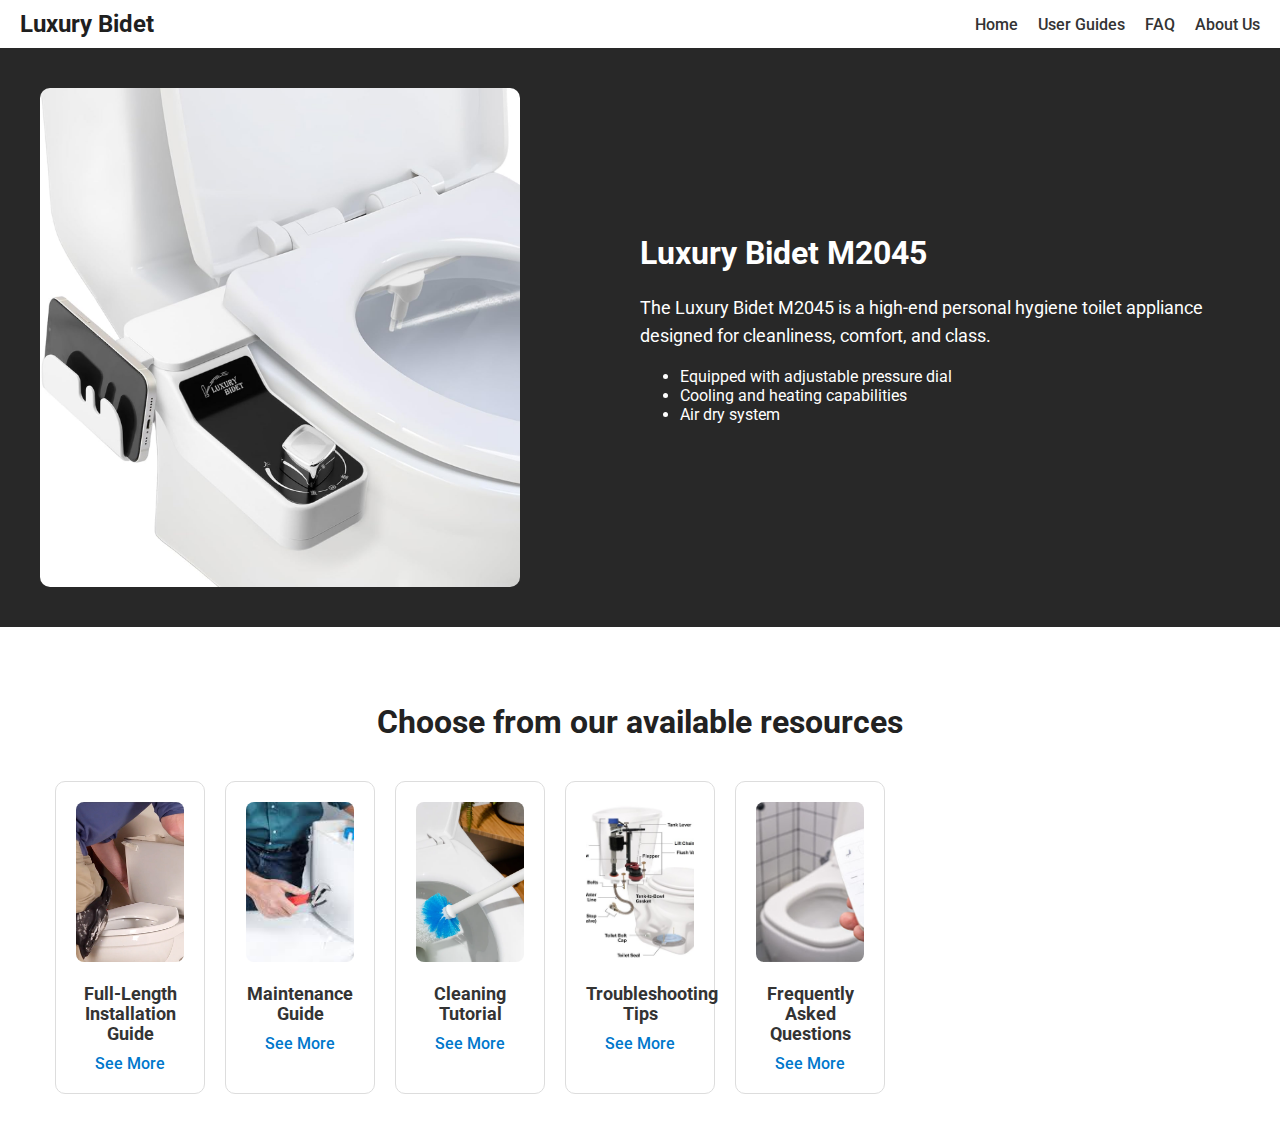
<file: index.html>
<!DOCTYPE html>
<html lang="en">
<head>
    <meta charset="UTF-8">
    <meta name="viewport" content="width=device-width, initial-scale=1.0">
    <title>Luxury Bidet</title>
    <link rel="preconnect" href="https://fonts.googleapis.com">
    <link rel="preconnect" href="https://fonts.gstatic.com" crossorigin>
    <link href="https://fonts.googleapis.com/css2?family=Roboto:ital,wght@0,100..900;1,100..900&display=swap" rel="stylesheet">
    <link rel="stylesheet" href="css/styles.css">
</head>

<body>
    <nav class="navbar">
        <div class="container">
          <div class="logo">
            <a href="index.html">Luxury Bidet</a>
          </div>
          <div class="main-menu">
            <ul>
              <li><a href="index.html">Home</a></li>
              <li><a href="userguides.html">User Guides</a></li>
              <li><a href="faq.html">FAQ</a></li>
              <li><a href="about.html">About Us</a></li>
            </ul>
          </div>
        </div>
    </nav>
      
    <section class = "productoverview">
        <img src="images/luxbidet.jpeg" alt="Luxury Bidet" class="bidet-img">
        <div class = "productoverview-text">
            <h1>Luxury Bidet M2045</h1>
            <p>The Luxury Bidet M2045 is a high-end personal hygiene toilet appliance designed for cleanliness, comfort, and class.</p>
            <ul>
                <li>Equipped with adjustable pressure dial</li>
                <li>Cooling and heating capabilities</li>
                <li>Air dry system</li>
            </ul>
        </div>
    </section>

    <section class="guides-section">
        <h2>Choose from our available resources</h2>
        <div class="guides-container">

            <div class="guide-card">
                <img src="images/installation-guide.jpg" alt="Installation guide">
                <h3>Full-Length Installation Guide</h3>
                <a href="#">See More</a>
            </div>

            <div class="guide-card">
                <img src="images/maintenance.jpeg" alt="Maintenance Guide">
                <h3>Maintenance Guide</h3>
                <a href="#">See More</a>
            </div>

            <div class="guide-card">
                <img src="images/cleaning.jpg" alt="Cleaning Tutorial">
                <h3>Cleaning Tutorial</h3>
                <a href="#">See More</a>
            </div>

            <div class="guide-card">
                <img src="images/troubleshooting.jpg" alt="Troubleshooting Tips">
                <h3>Troubleshooting Tips</h3>
                <a href="#">See More</a>
            </div>

            <div class="guide-card">
                <img src="images/faq.jpeg" alt="Frequently Asked Questions">
                <h3>Frequently Asked Questions</h3>
                <a href="#">See More</a>
            </div>
        
        </div>
    </section>
</body>
</html>
</file>
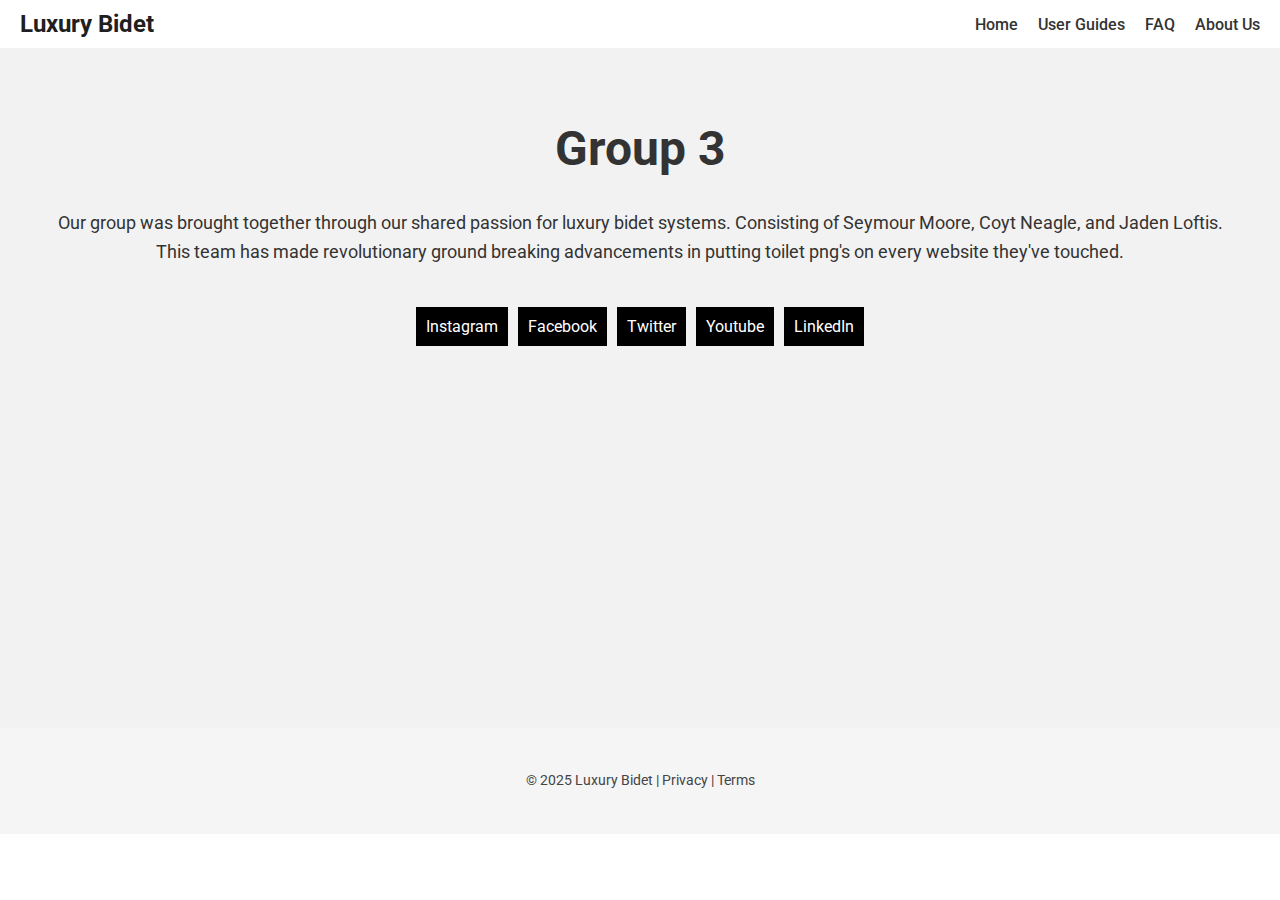
<file: about.html>
<!DOCTYPE html>
<html lang="en">
<head>
    <meta charset="UTF-8">
    <meta name="viewport" content="width=device-width, initial-scale=1.0">
    <title>Luxury Bidet</title>
    <link rel="preconnect" href="https://fonts.googleapis.com">
    <link rel="preconnect" href="https://fonts.gstatic.com" crossorigin>
    <link href="https://fonts.googleapis.com/css2?family=Roboto:ital,wght@0,100..900;1,100..900&display=swap" rel="stylesheet">
    <link rel="stylesheet" href="css/styles.css">
</head>

<body>
    <nav class="navbar">
        <div class="container">
          <div class="logo">
            <a href="index.html">Luxury Bidet</a>
          </div>
          <div class="main-menu">
            <ul>
              <li><a href="index.html">Home</a></li>
              <li><a href="userguides.html">User Guides</a></li>
              <li><a href="faq.html">FAQ</a></li>
              <li><a href="about.html">About Us</a></li>
            </ul>
          </div>
        </div>
    </nav>

    <div class="About">
        <div class="Group-Info">
            <h1>Group 3</h1>
            <p>Our group was brought together through our shared passion for luxury bidet systems. 
                Consisting of Seymour  Moore, Coyt Neagle, and Jaden Loftis. 
                This team has made revolutionary ground breaking advancements in putting 
                toilet png's on every website they've touched.</p>
        </div>
        <div class="Media">
          <ul class = "Media-list">
            <li class="Media-item">Instagram</li>
            <li class="Media-item">Facebook</li>
            <li class="Media-item">Twitter</li>
            <li class="Media-item">Youtube</li>
            <li class="Media-item">LinkedIn</li>
          </ul>
        </div>
    </div>
    <footer class="footer">
      <p>© 2025 Luxury Bidet | Privacy | Terms</p>
    </footer>
</body>
</html>
</file>
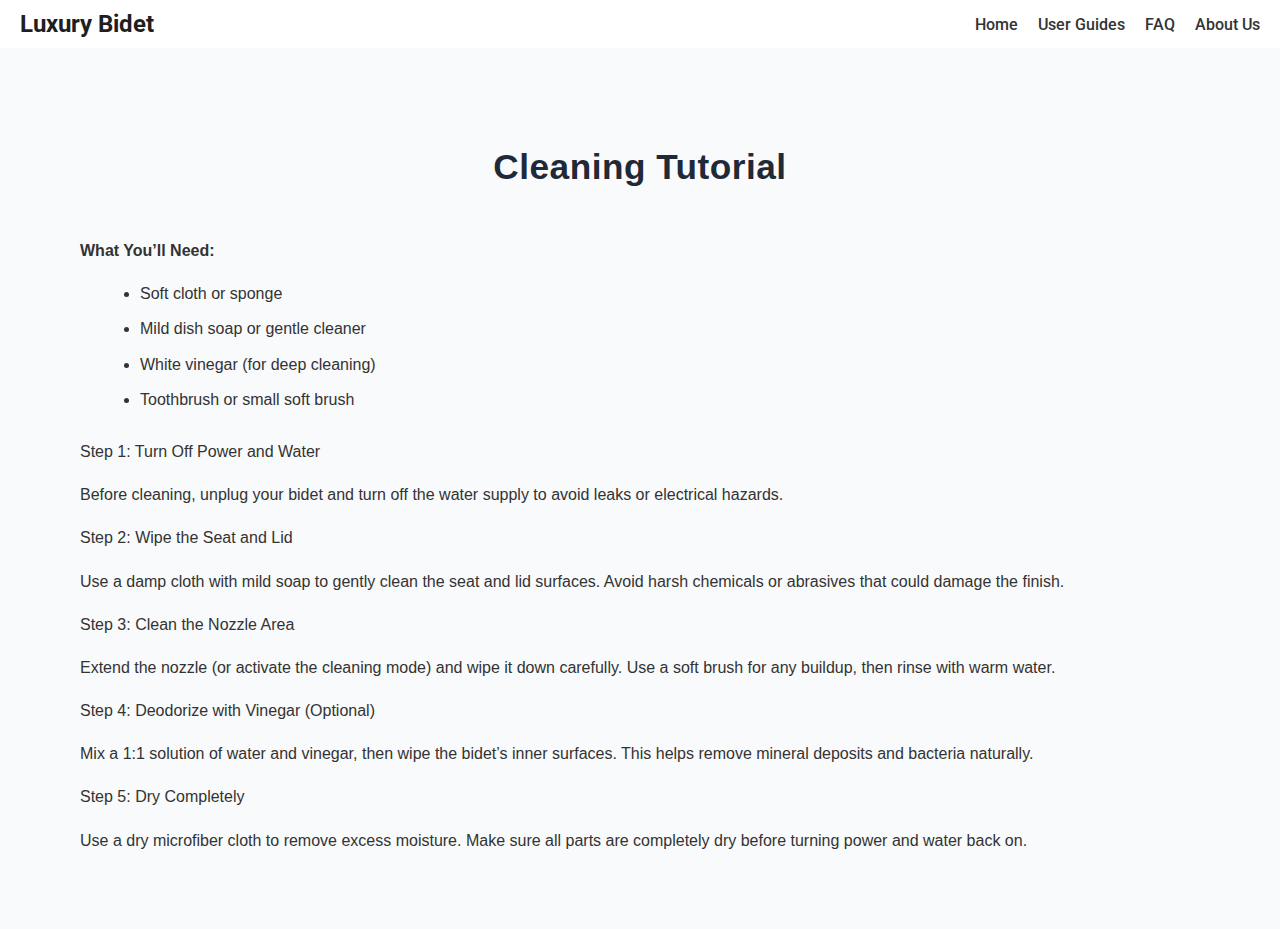
<file: cleaning.html>
<!DOCTYPE html>
<html lang="en">
<head>
  <meta charset="UTF-8">
  <meta name="viewport" content="width=device-width, initial-scale=1.0">
  <title>Luxury Bidet - Cleaning Tutorial</title>
  <link rel="preconnect" href="https://fonts.googleapis.com">
  <link rel="preconnect" href="https://fonts.gstatic.com" crossorigin>
  <link href="https://fonts.googleapis.com/css2?family=Roboto:ital,wght@0,100..900;1,100..900&display=swap" rel="stylesheet">
  <link rel="stylesheet" href="css/styles.css">
</head>

<body>
  <nav class="navbar">
    <div class="container">
      <div class="logo">
        <a href="index.html">Luxury Bidet</a>
      </div>
      <div class="main-menu">
        <ul>
          <li><a href="index.html">Home</a></li>
          <li><a href="userguides.html">User Guides</a></li>
          <li><a href="faq.html">FAQ</a></li>
          <li><a href="about.html">About Us</a></li>
        </ul>
      </div>
    </div>
  </nav>

  <section class="installation-section">
    <h2>Cleaning Tutorial</h2>

    <div class="tools-list">
      <p><strong>What You’ll Need:</strong></p>
      <ul>
        <li>Soft cloth or sponge</li>
        <li>Mild dish soap or gentle cleaner</li>
        <li>White vinegar (for deep cleaning)</li>
        <li>Toothbrush or small soft brush</li>
      </ul>
    </div>

    <div class="step">
      <p class="step-number">Step 1: Turn Off Power and Water</p>
      <p>Before cleaning, unplug your bidet and turn off the water supply to avoid leaks or electrical hazards.</p>
    </div>

    <div class="step">
      <p class="step-number">Step 2: Wipe the Seat and Lid</p>
      <p>Use a damp cloth with mild soap to gently clean the seat and lid surfaces. Avoid harsh chemicals or abrasives that could damage the finish.</p>
    </div>

    <div class="step">
      <p class="step-number">Step 3: Clean the Nozzle Area</p>
      <p>Extend the nozzle (or activate the cleaning mode) and wipe it down carefully. Use a soft brush for any buildup, then rinse with warm water.</p>
    </div>

    <div class="step">
      <p class="step-number">Step 4: Deodorize with Vinegar (Optional)</p>
      <p>Mix a 1:1 solution of water and vinegar, then wipe the bidet’s inner surfaces. This helps remove mineral deposits and bacteria naturally.</p>
    </div>

    <div class="step">
      <p class="step-number">Step 5: Dry Completely</p>
      <p>Use a dry microfiber cloth to remove excess moisture. Make sure all parts are completely dry before turning power and water back on.</p>
    </div>
  </section>
</body>
</html>
</file>
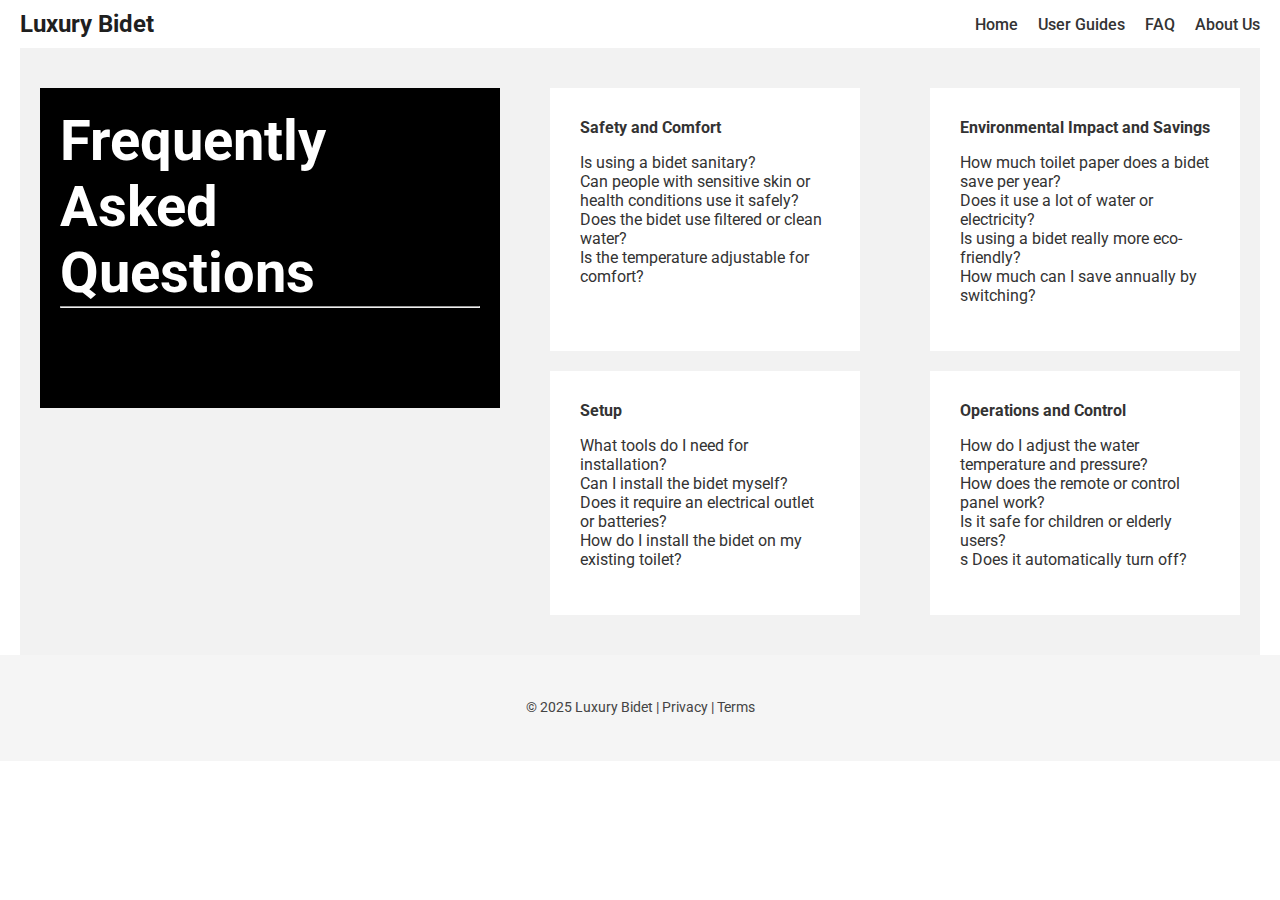
<file: faq.html>
<!DOCTYPE html>
<html lang="en">
<head>
    <meta charset="UTF-8">
    <meta name="viewport" content="width=device-width, initial-scale=1.0">
    <title>Luxury Bidet</title>
    <link rel="preconnect" href="https://fonts.googleapis.com">
    <link rel="preconnect" href="https://fonts.gstatic.com" crossorigin>
    <link href="https://fonts.googleapis.com/css2?family=Roboto:ital,wght@0,100..900;1,100..900&display=swap" rel="stylesheet">
    <link rel="stylesheet" href="css/styles.css">
</head>

<body>
    <nav class="navbar">
        <div class="container">
          <div class="logo">
            <a href="index.html">Luxury Bidet</a>
          </div>
          <div class="main-menu">
            <ul>
              <li><a href="index.html">Home</a></li>
              <li><a href="userguides.html">User Guides</a></li>
              <li><a href="faq.html">FAQ</a></li>
              <li><a href="about.html">About Us</a></li>
            </ul>
          </div>
        </div>
    </nav>

    <div class="FAQ-grid">

        <div class="FAQ-title">
            <h1>Frequently<br>Asked<br>Questions</h1>
            <hr class="FAQ-spaced">
        </div>

        <div class="grid-container">
            <div class="grid-item"><b>Safety and Comfort</b>
                <p>Is using a bidet sanitary?<br>
                Can people with sensitive skin or health conditions use it safely?<br>
                Does the bidet use filtered or clean water?<br>
                Is the temperature adjustable for comfort?</p>
            </div>
            <div class="grid-item"><b>Environmental Impact and Savings</b>
                <p>How much toilet paper does a bidet save per year?<br>
                Does it use a lot of water or electricity?<br>
                Is using a bidet really more eco-friendly?<br>
                How much can I save annually by switching?</p>
            </div>
            <div class="grid-item"><b>Setup</b>
                <p>What tools do I need for installation?<br>
                Can I install the bidet myself?<br>
                Does it require an electrical outlet or batteries?<br>
                How do I install the bidet on my existing toilet?</p>
            </div>
            <div class="grid-item"><b>Operations and Control</b>
                <p>How do I adjust the water temperature and pressure?<br>
                How does the remote or control panel work?<br>
                Is it safe for children or elderly users?<br>s
                Does it automatically turn off?</p>
            </div>
        </div>
    </div>

    <footer class="footer">
        <p>© 2025 Luxury Bidet | Privacy | Terms</p>
      </footer>
</body>
</html>
</file>
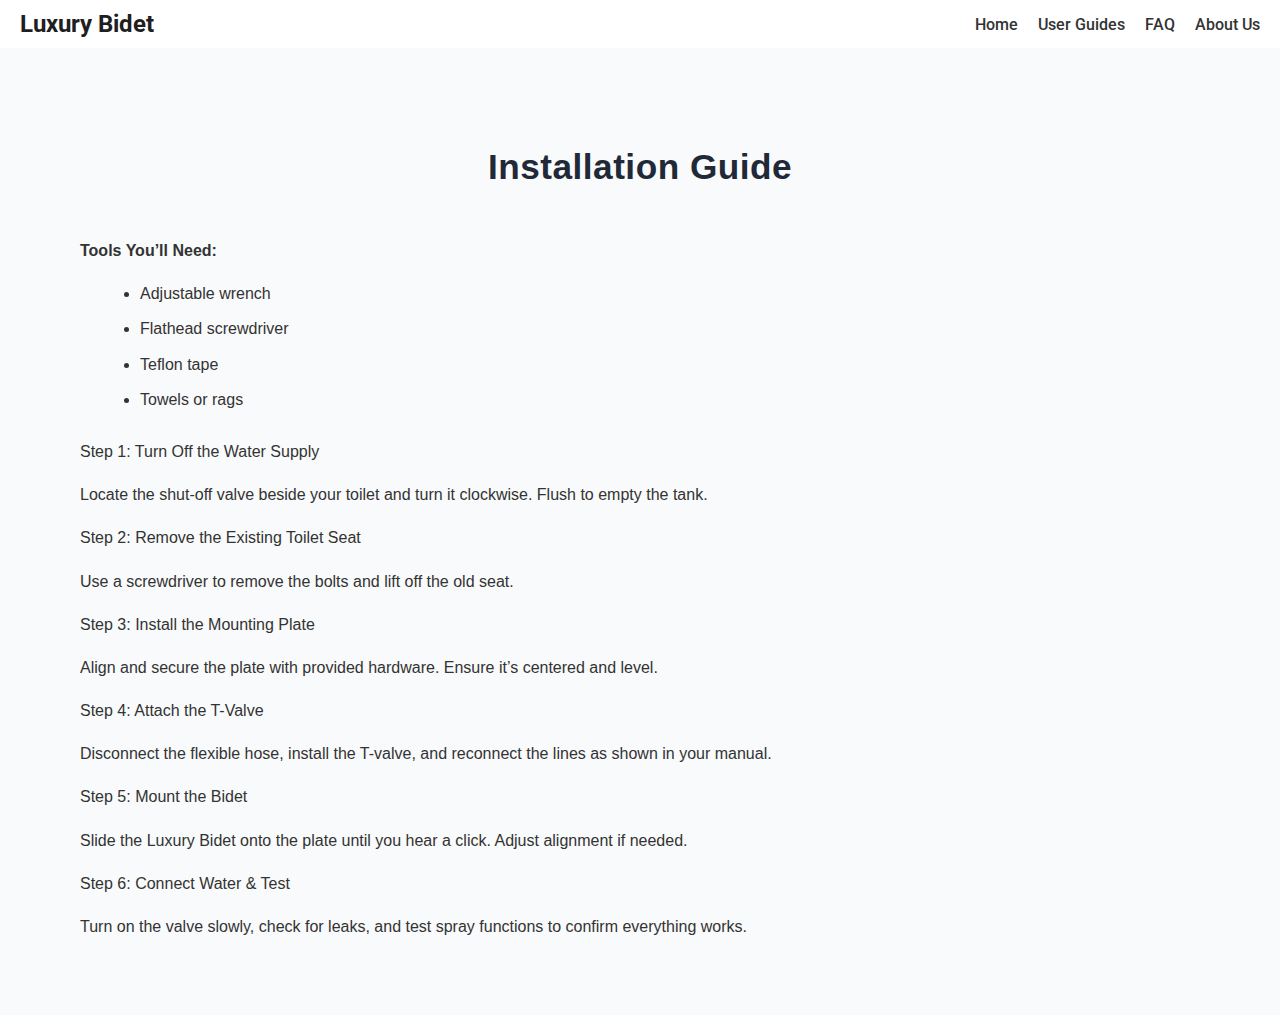
<file: installation.html>
<!DOCTYPE html>
<html lang="en">
<head>
    <meta charset="UTF-8">
    <meta name="viewport" content="width=device-width, initial-scale=1.0">
    <title>Luxury Bidet</title>
    <link rel="preconnect" href="https://fonts.googleapis.com">
    <link rel="preconnect" href="https://fonts.gstatic.com" crossorigin>
    <link href="https://fonts.googleapis.com/css2?family=Roboto:ital,wght@0,100..900;1,100..900&display=swap" rel="stylesheet">
    <link rel="stylesheet" href="css/styles.css">
</head>

<body>
    <nav class="navbar">
        <div class="container">
          <div class="logo">
            <a href="index.html">Luxury Bidet</a>
          </div>
          <div class="main-menu">
            <ul>
              <li><a href="index.html">Home</a></li>
              <li><a href="userguides.html">User Guides</a></li>
              <li><a href="faq.html">FAQ</a></li>
              <li><a href="about.html">About Us</a></li>
            </ul>
          </div>
        </div>
    </nav>

    <section class="installation-section">
        <h2>Installation Guide</h2>
      
        <div class="tools-list">
          <p><strong>Tools You’ll Need:</strong></p>
          <ul>
            <li>Adjustable wrench</li>
            <li>Flathead screwdriver</li>
            <li>Teflon tape</li>
            <li>Towels or rags</li>
          </ul>
        </div>
      
        <div class="step">
          <p class="step-number">Step 1: Turn Off the Water Supply</p>
          <p>Locate the shut-off valve beside your toilet and turn it clockwise. Flush to empty the tank.</p>
        </div>
      
        <div class="step">
          <p class="step-number">Step 2: Remove the Existing Toilet Seat</p>
          <p>Use a screwdriver to remove the bolts and lift off the old seat.</p>
        </div>
      
        <div class="step">
          <p class="step-number">Step 3: Install the Mounting Plate</p>
          <p>Align and secure the plate with provided hardware. Ensure it’s centered and level.</p>
        </div>
      
        <div class="step">
          <p class="step-number">Step 4: Attach the T-Valve</p>
          <p>Disconnect the flexible hose, install the T-valve, and reconnect the lines as shown in your manual.</p>
        </div>
      
        <div class="step">
          <p class="step-number">Step 5: Mount the Bidet</p>
          <p>Slide the Luxury Bidet onto the plate until you hear a click. Adjust alignment if needed.</p>
        </div>
      
        <div class="step">
          <p class="step-number">Step 6: Connect Water & Test</p>
          <p>Turn on the valve slowly, check for leaks, and test spray functions to confirm everything works.</p>
        </div>
      </section>      
<head>
<html>
</file>
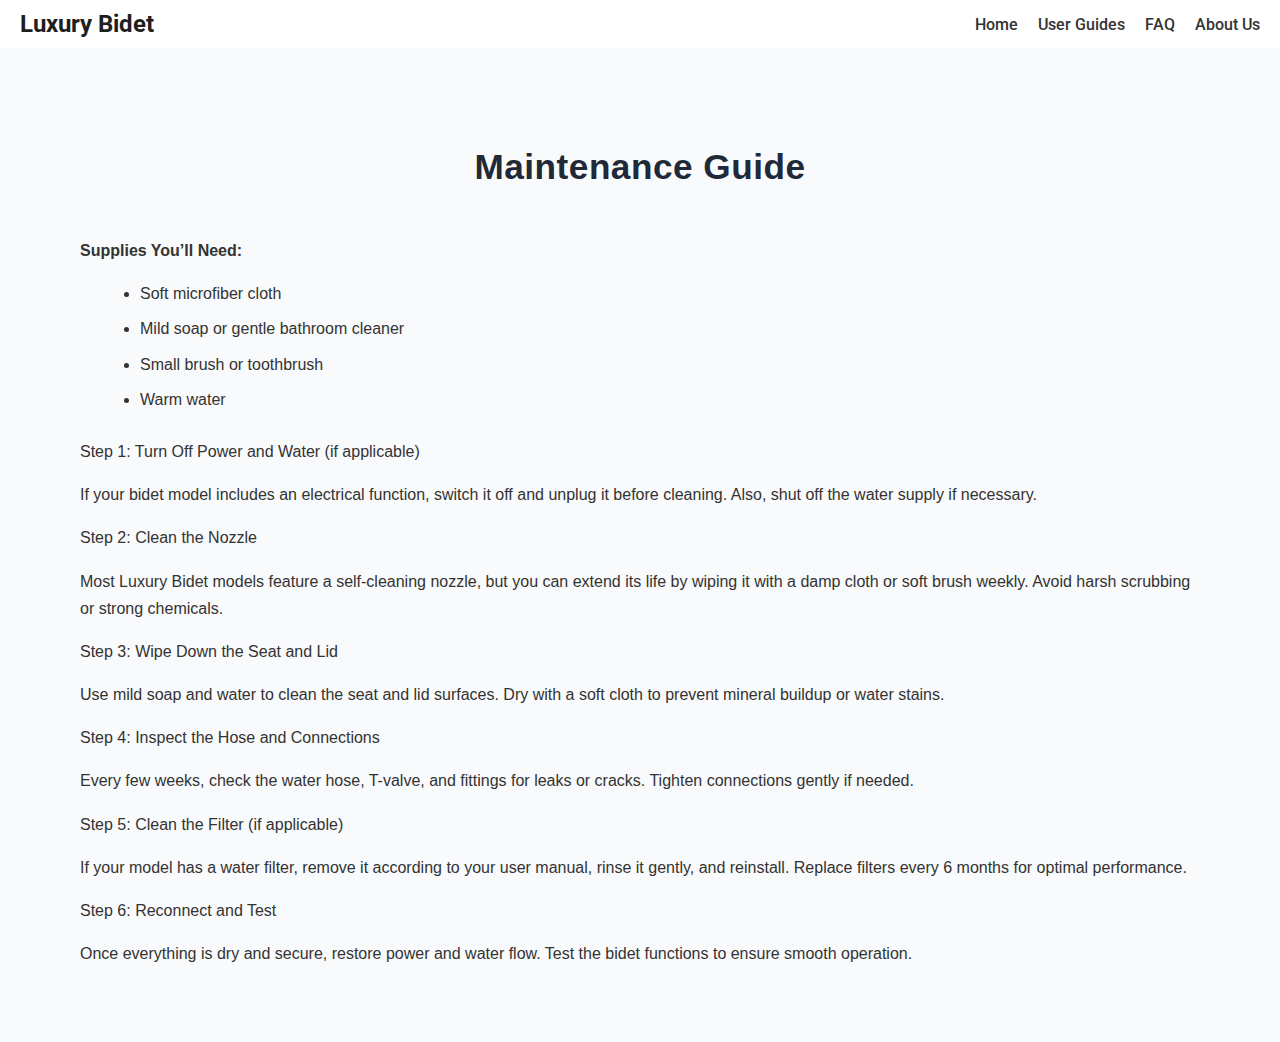
<file: maintenance.html>
<!DOCTYPE html>
<html lang="en">
<head>
  <meta charset="UTF-8">
  <meta name="viewport" content="width=device-width, initial-scale=1.0">
  <title>Luxury Bidet - Maintenance Guide</title>
  <link rel="preconnect" href="https://fonts.googleapis.com">
  <link rel="preconnect" href="https://fonts.gstatic.com" crossorigin>
  <link href="https://fonts.googleapis.com/css2?family=Roboto:ital,wght@0,100..900;1,100..900&display=swap" rel="stylesheet">
  <link rel="stylesheet" href="css/styles.css">
</head>

<body>
  <nav class="navbar">
    <div class="container">
      <div class="logo">
        <a href="index.html">Luxury Bidet</a>
      </div>
      <div class="main-menu">
        <ul>
          <li><a href="index.html">Home</a></li>
          <li><a href="userguides.html">User Guides</a></li>
          <li><a href="faq.html">FAQ</a></li>
          <li><a href="about.html">About Us</a></li>
        </ul>
      </div>
    </div>
  </nav>

  <section class="installation-section">
    <h2>Maintenance Guide</h2>

    <div class="tools-list">
      <p><strong>Supplies You’ll Need:</strong></p>
      <ul>
        <li>Soft microfiber cloth</li>
        <li>Mild soap or gentle bathroom cleaner</li>
        <li>Small brush or toothbrush</li>
        <li>Warm water</li>
      </ul>
    </div>

    <div class="step">
      <p class="step-number">Step 1: Turn Off Power and Water (if applicable)</p>
      <p>If your bidet model includes an electrical function, switch it off and unplug it before cleaning. Also, shut off the water supply if necessary.</p>
    </div>

    <div class="step">
      <p class="step-number">Step 2: Clean the Nozzle</p>
      <p>Most Luxury Bidet models feature a self-cleaning nozzle, but you can extend its life by wiping it with a damp cloth or soft brush weekly. Avoid harsh scrubbing or strong chemicals.</p>
    </div>

    <div class="step">
      <p class="step-number">Step 3: Wipe Down the Seat and Lid</p>
      <p>Use mild soap and water to clean the seat and lid surfaces. Dry with a soft cloth to prevent mineral buildup or water stains.</p>
    </div>

    <div class="step">
      <p class="step-number">Step 4: Inspect the Hose and Connections</p>
      <p>Every few weeks, check the water hose, T-valve, and fittings for leaks or cracks. Tighten connections gently if needed.</p>
    </div>

    <div class="step">
      <p class="step-number">Step 5: Clean the Filter (if applicable)</p>
      <p>If your model has a water filter, remove it according to your user manual, rinse it gently, and reinstall. Replace filters every 6 months for optimal performance.</p>
    </div>

    <div class="step">
      <p class="step-number">Step 6: Reconnect and Test</p>
      <p>Once everything is dry and secure, restore power and water flow. Test the bidet functions to ensure smooth operation.</p>
    </div>
  </section>
</body>
</html>
</file>
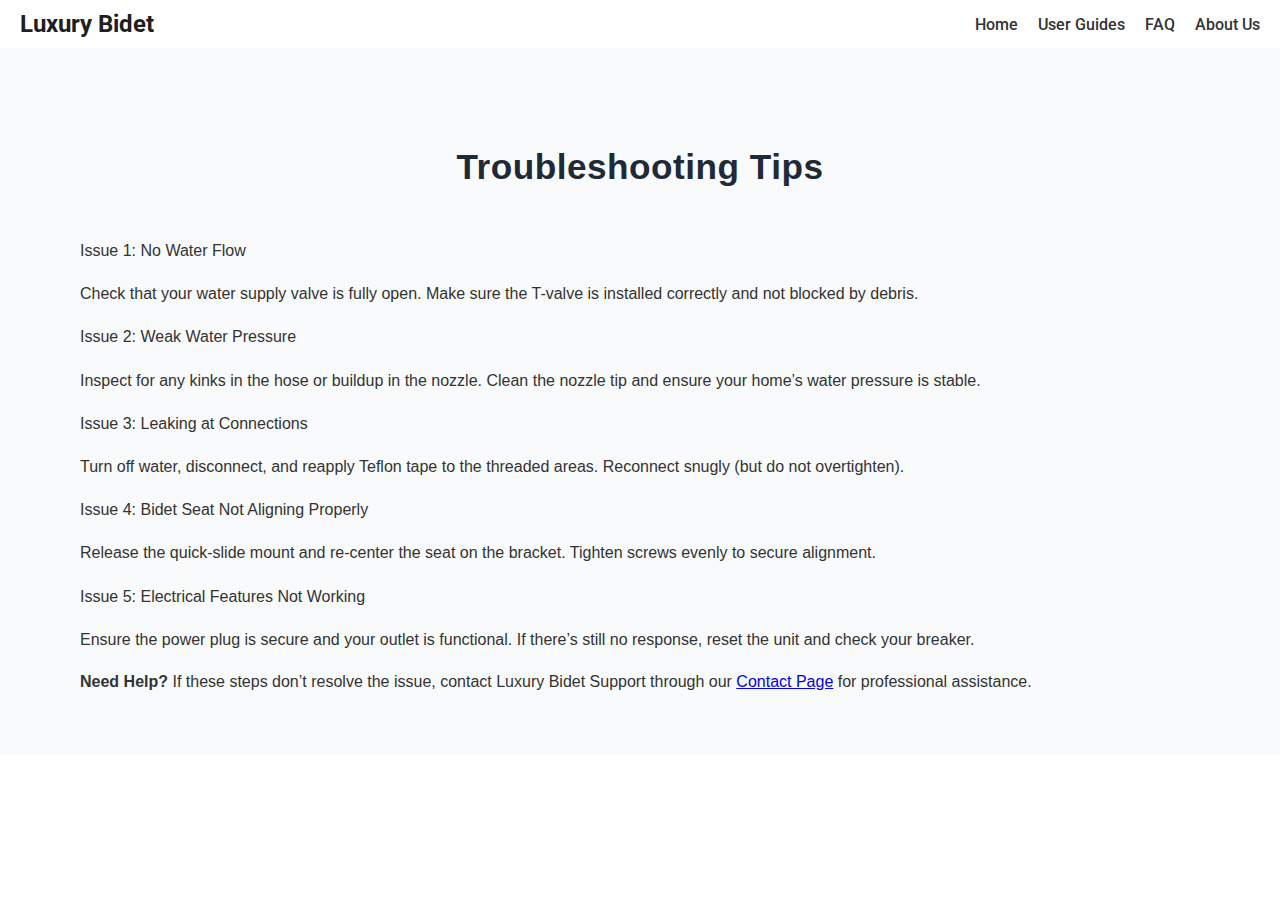
<file: troubleshooting.html>
<!DOCTYPE html>
<html lang="en">
<head>
  <meta charset="UTF-8">
  <meta name="viewport" content="width=device-width, initial-scale=1.0">
  <title>Luxury Bidet - Troubleshooting Tips</title>
  <link rel="preconnect" href="https://fonts.googleapis.com">
  <link rel="preconnect" href="https://fonts.gstatic.com" crossorigin>
  <link href="https://fonts.googleapis.com/css2?family=Roboto:ital,wght@0,100..900;1,100..900&display=swap" rel="stylesheet">
  <link rel="stylesheet" href="css/styles.css">
</head>

<body>
  <nav class="navbar">
    <div class="container">
      <div class="logo">
        <a href="index.html">Luxury Bidet</a>
      </div>
      <div class="main-menu">
        <ul>
          <li><a href="index.html">Home</a></li>
          <li><a href="userguides.html">User Guides</a></li>
          <li><a href="faq.html">FAQ</a></li>
          <li><a href="about.html">About Us</a></li>
        </ul>
      </div>
    </div>
  </nav>

  <section class="installation-section">
    <h2>Troubleshooting Tips</h2>

    <div class="step">
      <p class="step-number">Issue 1: No Water Flow</p>
      <p>Check that your water supply valve is fully open. Make sure the T-valve is installed correctly and not blocked by debris.</p>
    </div>

    <div class="step">
      <p class="step-number">Issue 2: Weak Water Pressure</p>
      <p>Inspect for any kinks in the hose or buildup in the nozzle. Clean the nozzle tip and ensure your home’s water pressure is stable.</p>
    </div>

    <div class="step">
      <p class="step-number">Issue 3: Leaking at Connections</p>
      <p>Turn off water, disconnect, and reapply Teflon tape to the threaded areas. Reconnect snugly (but do not overtighten).</p>
    </div>

    <div class="step">
      <p class="step-number">Issue 4: Bidet Seat Not Aligning Properly</p>
      <p>Release the quick-slide mount and re-center the seat on the bracket. Tighten screws evenly to secure alignment.</p>
    </div>

    <div class="step">
      <p class="step-number">Issue 5: Electrical Features Not Working</p>
      <p>Ensure the power plug is secure and your outlet is functional. If there’s still no response, reset the unit and check your breaker.</p>
    </div>

    <div class="note">
    <strong>Need Help?</strong> If these steps don’t resolve the issue, contact Luxury Bidet Support through our <a href="about.html">Contact Page</a> for professional assistance.
    </div>
  </section>
</body>
</html>
</file>
<file: css/styles.css>
body {
    font-family: 'Roboto', sans-serif;
        margin: 0;
        padding: 0;
        color: #333;
}

/* Navbar */
.navbar {
    background-color: #ffffff;
    padding: 10px 20px;
}

.navbar .container {
    display: flex;
    justify-content: space-between;
    align-items: center;
}
    
.navbar .logo a {
    text-decoration: none;
    font-size: 1.5em;
    font-weight: 700;
    color: #1f1f1f;
}
    
.navbar ul {
    list-style: none;
    display: flex;
    gap: 20px;
    margin: 0;
    padding: 0;
}
    
.navbar ul li a {
    text-decoration: none;
    color: #333;
    font-weight: 500;
}
    
/* Product Overview (image + text) */
.productoverview {
    display: flex;
    align-items: center;
    justify-content: space-between;
    padding: 40px;
    background-color: #282828;
}
    
.bidet-img {
    width: 40%;
    height: auto;
    border-radius: 10px;
}
    
.productoverview-text {
    width: 50%;
    padding-left: 30px;
    color: #ffffff;
}
    
.productoverview-text h1 {
    margin-top: 0;
    font-size: 2em;
    color: #ffffff;
}
    
.productoverview-text p {
    line-height: 1.6;
    font-size: 1.1em;
    color: #ffffff;
}
    
.productoverview-text h2 {
    font-size: 1.8em;
    margin-bottom: 15px;
}
    
.productoverview-text ul {
    list-style: disc;
}

/* Index page User Guides Section */
.guides-section {
    padding: 50px 40px;
    background-color: #fff;
    text-align: center;
  }
  
.guides-section h2 {
    font-size: 2em;
    margin-bottom: 40px;
    color: #222;
}
  
.guides-container {
    display: grid;
    grid-template-columns: repeat(auto-fill, 150px);
    gap: 20px;
    justify-content: center;
}
  
.guide-card {
    background-color: #fff;
    border: 1px solid #ddd;
    border-radius: 10px;
    padding: 20px;
    max-width: 150px;
}
  
.guide-card img {
    width: 100%;
    height: 160px;
    object-fit: cover;
    border-radius: 8px;
}
  
.guide-card h3 {
    font-size: 1.1em;
    color: #333;
    margin-bottom: 10px;
}
  
.guide-card a {
    text-decoration: none;
    color: #0077cc;
    font-weight: 500;
    transition: color 0.3s ease;
}

/* FAQ */
.FAQ-grid {
    width: 100%;
    max-width: 1200px;
    margin: 0 auto;
    display: flex;
    flex-wrap: wrap;
    align-items: flex-start;
    justify-content: space-between;
    padding: 40px 20px;
    background-color: #F2F2F2;
}

.FAQ-title {
    flex: 1 1 300px;
    width: 500px;
    background-color: black; 
    color: white;
    padding: 20px;
    text-align: left; 
}

.FAQ-title h1 {
    margin: 0;
    font-size: 3.5em;
}

.FAQ-spaced {
    margin-top: 0px;
    margin-bottom: 80px;
}

.grid-container {
  flex: 2 1 500px;
  display: grid;
  grid-template-columns: repeat(auto-fill, minmax(250px, 1fr));
  gap: 20px;
  margin-right: 0;
}

.grid-item {
    background-color: white;
    margin-left: 50px;
    padding: 30px;
    overflow: hidden;
    min-width: 225px;
}

.Learn-More {
  background-color: white;
  color: black;
  padding: 10px 20px;
  border: 1px solid black;
  border-radius: 5px;
  font-size: 16px;
  cursor: pointer;
  transition: background-color 0.3s ease;
  margin-bottom: 20px;
}

.Learn-More:hover {
  background-color: #3d95f3;
}

/* About */
.About {
    width: 100;
    height: 600px;
    display: block;
    align-items: center;
    justify-content: space-between;
    padding: 40px;
    background-color: #F2F2F2;
}

.Group-Info {
    text-align: center;
    width: auto
}

.Group-Info h1 {
    font-size: 3em;
}

.Group-Info p {
  font-size: 1.125rem;    
  line-height: 1.6;
  margin: 20px 0 40px;    
  word-break: normal;
  white-space: normal;
  hyphens: auto;
}

.Media {
    display: flex;
    justify-content: center;
    flex-wrap: wrap;
    width: 100%;
    max-width: 1000px;
    margin: 40px auto;
    text-align: center;
}

.Media-item {
    background-color: black;
    color: white;
    padding: 10px;
    list-style-type: none;
    white-space: nowrap;
}

.Media-list {
  display: flex;
  justify-content: center;
  flex-wrap: wrap;
  padding: 0;
  margin: 0;
  list-style: none;
  gap: 10px;
}

.Contact {
    text-align: center;
    color: #333;
    margin-top: 150px;
    font-size: 1.25em;
}

/* USER GUIDES PAGE STYLES */
.page-header {
  text-align: center;
  padding: 60px 20px 30px;
  background-color: #282828;
}

.page-header h1 {
  font-size: 2.2em;
  margin-bottom: 10px;
  color: #fcfcfc;
}

.page-header p {
  color: #fcfcfc;
  font-size: 1.1em;
  max-width: 700px;
  margin: 0 auto;
}

/* Main guides layout */
.guides-page {
  background-color: #fff;
  padding: 40px 0;
}

/* Each guide row */
.guide-row {
  display: flex;
  align-items: center;
  justify-content: space-between;
  padding: 50px 80px;
  border-bottom: 1px solid #eee;
}

/* Alternate layout (image on right) */
.guide-row.reverse {
  flex-direction: row-reverse;
  background-color: #fafafa;
}

/* Image styling */
.guide-image img {
  width: 420px;
  height: auto;
  border-radius: 10px;
  box-shadow: 0 6px 12px rgba(0, 0, 0, 0.1);
}

/* Text styling */
.guide-text {
  width: 50%;
  padding: 0 20px;
}

.guide-text h2 {
  font-size: 1.6em;
  margin-bottom: 15px;
  color: #111;
}

.guide-text p {
  line-height: 1.6;
  color: #333;
  font-size: 1.1em;
}

/* Footer */
.footer {
  text-align: center;
  padding: 30px;
  background-color: #f5f5f5;
  color: #444;
  font-size: 0.9em;
}

/* Navbar consistency updates */
.navbar ul li a.active {
  border-bottom: 2px solid black;
}

.buy-btn {
  border: 1px solid #000;
  background: transparent;
  padding: 6px 14px;
  border-radius: 4px;
  cursor: pointer;
  transition: 0.3s;
}

.buy-btn:hover {
  background: black;
  color: white;
}

/* Installation section styling */
.installation-section {
    background-color: #f9fafb;
    padding: 60px 80px;
    font-family: 'Poppins', sans-serif;
    line-height: 1.7;
    color: #333;
  }
  
  .installation-section h2 {
    text-align: center;
    font-size: 2.2rem;
    color: #1f2937;
    margin-bottom: 40px;
    letter-spacing: 0.5px;
  }
  
  .installation-section h3 {
    font-size: 1.5rem;
    color: #2563eb;
    margin-top: 40px;
    margin-bottom: 10px;
  }
  
  .installation-section h4 {
    font-size: 1.2rem;
    color: #111827;
    margin-top: 25px;
    margin-bottom: 5px;
    font-weight: 600;
  }
  
  .installation-section p {
    margin-bottom: 15px;
    font-size: 1rem;
  }
  
  .installation-section ul {
    margin-left: 20px;
    margin-bottom: 25px;
  }
  
  .installation-section ul li {
    margin-bottom: 8px;
  }
</file>
